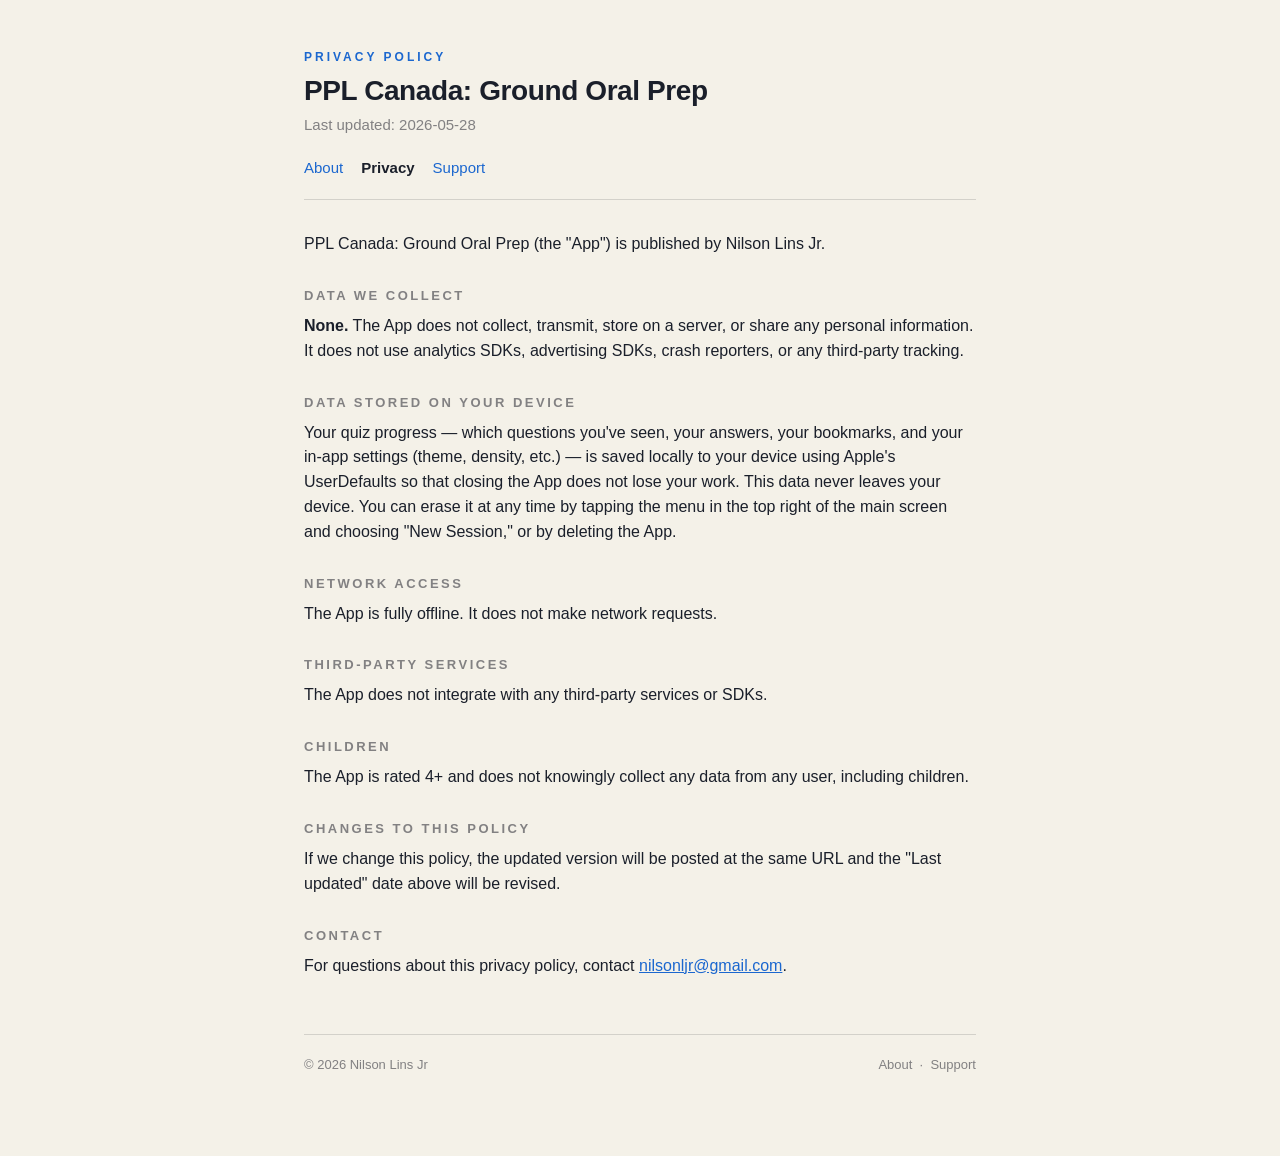
<file: docs/privacy.html>
<!doctype html>
<html lang="en">
<head>
  <meta charset="utf-8">
  <meta name="viewport" content="width=device-width, initial-scale=1">
  <title>Privacy Policy — PPL Canada: Ground Oral Prep</title>
  <meta name="description" content="Privacy policy for PPL Canada: Ground Oral Prep. No data is collected.">
  <link rel="stylesheet" href="style.css">
</head>
<body>
  <div class="wrap">
    <header class="site">
      <div class="eyebrow">PRIVACY POLICY</div>
      <h1>PPL Canada: Ground Oral Prep</h1>
      <p class="sub">Last updated: 2026-05-28</p>
      <nav class="site">
        <a href="index.html">About</a>
        <a href="privacy.html" aria-current="page">Privacy</a>
        <a href="support.html">Support</a>
      </nav>
    </header>

    <main>
      <p>PPL Canada: Ground Oral Prep (the "App") is published by Nilson Lins Jr.</p>

      <h2>Data we collect</h2>
      <p><strong>None.</strong> The App does not collect, transmit, store on a server, or share any personal information. It does not use analytics SDKs, advertising SDKs, crash reporters, or any third-party tracking.</p>

      <h2>Data stored on your device</h2>
      <p>Your quiz progress — which questions you've seen, your answers, your bookmarks, and your in-app settings (theme, density, etc.) — is saved locally to your device using Apple's UserDefaults so that closing the App does not lose your work. This data never leaves your device. You can erase it at any time by tapping the menu in the top right of the main screen and choosing "New Session," or by deleting the App.</p>

      <h2>Network access</h2>
      <p>The App is fully offline. It does not make network requests.</p>

      <h2>Third-party services</h2>
      <p>The App does not integrate with any third-party services or SDKs.</p>

      <h2>Children</h2>
      <p>The App is rated 4+ and does not knowingly collect any data from any user, including children.</p>

      <h2>Changes to this policy</h2>
      <p>If we change this policy, the updated version will be posted at the same URL and the "Last updated" date above will be revised.</p>

      <h2>Contact</h2>
      <p>For questions about this privacy policy, contact <a href="mailto:nilsonljr@gmail.com">nilsonljr@gmail.com</a>.</p>
    </main>

    <footer class="site">
      <div>© 2026 Nilson Lins Jr</div>
      <div>
        <a href="index.html">About</a> &nbsp;·&nbsp;
        <a href="support.html">Support</a>
      </div>
    </footer>
  </div>
</body>
</html>
</file>
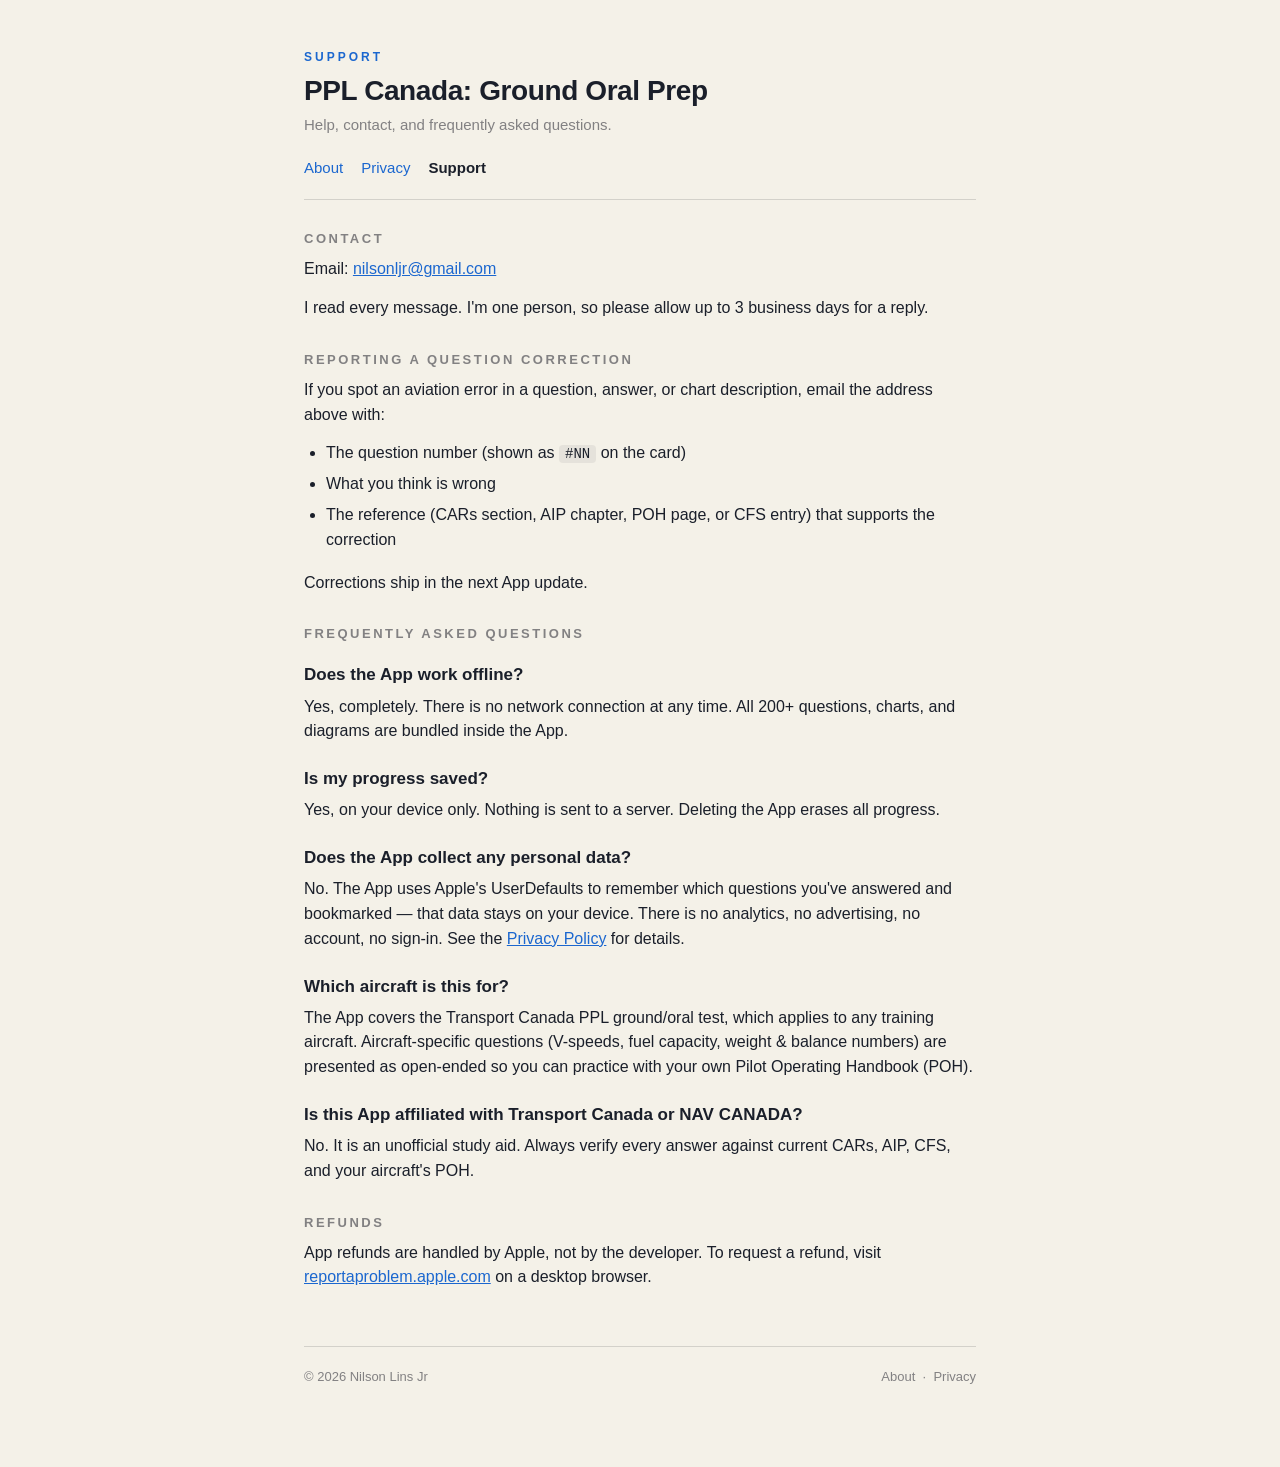
<file: docs/support.html>
<!doctype html>
<html lang="en">
<head>
  <meta charset="utf-8">
  <meta name="viewport" content="width=device-width, initial-scale=1">
  <title>Support — PPL Canada: Ground Oral Prep</title>
  <meta name="description" content="Support for PPL Canada: Ground Oral Prep. Contact, FAQ, and refund info.">
  <link rel="stylesheet" href="style.css">
</head>
<body>
  <div class="wrap">
    <header class="site">
      <div class="eyebrow">SUPPORT</div>
      <h1>PPL Canada: Ground Oral Prep</h1>
      <p class="sub">Help, contact, and frequently asked questions.</p>
      <nav class="site">
        <a href="index.html">About</a>
        <a href="privacy.html">Privacy</a>
        <a href="support.html" aria-current="page">Support</a>
      </nav>
    </header>

    <main>
      <h2>Contact</h2>
      <p>Email: <a href="mailto:nilsonljr@gmail.com">nilsonljr@gmail.com</a></p>
      <p>I read every message. I'm one person, so please allow up to 3 business days for a reply.</p>

      <h2>Reporting a question correction</h2>
      <p>If you spot an aviation error in a question, answer, or chart description, email the address above with:</p>
      <ul>
        <li>The question number (shown as <code>#NN</code> on the card)</li>
        <li>What you think is wrong</li>
        <li>The reference (CARs section, AIP chapter, POH page, or CFS entry) that supports the correction</li>
      </ul>
      <p>Corrections ship in the next App update.</p>

      <h2>Frequently asked questions</h2>

      <h3>Does the App work offline?</h3>
      <p>Yes, completely. There is no network connection at any time. All 200+ questions, charts, and diagrams are bundled inside the App.</p>

      <h3>Is my progress saved?</h3>
      <p>Yes, on your device only. Nothing is sent to a server. Deleting the App erases all progress.</p>

      <h3>Does the App collect any personal data?</h3>
      <p>No. The App uses Apple's UserDefaults to remember which questions you've answered and bookmarked — that data stays on your device. There is no analytics, no advertising, no account, no sign-in. See the <a href="privacy.html">Privacy Policy</a> for details.</p>

      <h3>Which aircraft is this for?</h3>
      <p>The App covers the Transport Canada PPL ground/oral test, which applies to any training aircraft. Aircraft-specific questions (V-speeds, fuel capacity, weight &amp; balance numbers) are presented as open-ended so you can practice with your own Pilot Operating Handbook (POH).</p>

      <h3>Is this App affiliated with Transport Canada or NAV CANADA?</h3>
      <p>No. It is an unofficial study aid. Always verify every answer against current CARs, AIP, CFS, and your aircraft's POH.</p>

      <h2>Refunds</h2>
      <p>App refunds are handled by Apple, not by the developer. To request a refund, visit <a href="https://reportaproblem.apple.com">reportaproblem.apple.com</a> on a desktop browser.</p>
    </main>

    <footer class="site">
      <div>© 2026 Nilson Lins Jr</div>
      <div>
        <a href="index.html">About</a> &nbsp;·&nbsp;
        <a href="privacy.html">Privacy</a>
      </div>
    </footer>
  </div>
</body>
</html>
</file>
<file: docs/style.css>
/* PPL Canada: Ground Oral Prep — site styles */
/* Pure CSS, no fonts loaded externally, no tracking, no JS. */

:root {
  --bg: #F4F1E8;
  --card: #FFFFFF;
  --ink: #1A1F2A;
  --ink-muted: rgba(60, 60, 67, 0.62);
  --tint: #1B67CF;
  --tint-pressed: #155AB8;
  --border: rgba(60, 60, 67, 0.18);
}

@media (prefers-color-scheme: dark) {
  :root {
    --bg: #0E1320;
    --card: #181F32;
    --ink: #ECEEF3;
    --ink-muted: #9AA2B5;
    --tint: #5198F0;
    --tint-pressed: #7AB3F5;
    --border: rgba(255, 255, 255, 0.10);
  }
}

* { box-sizing: border-box; }

html, body {
  margin: 0;
  padding: 0;
  background: var(--bg);
  color: var(--ink);
  font: 16px/1.55 -apple-system, BlinkMacSystemFont, "SF Pro Text", "Helvetica Neue", Arial, sans-serif;
  -webkit-text-size-adjust: 100%;
}

.wrap {
  max-width: 720px;
  margin: 0 auto;
  padding: 48px 24px 80px;
}

header.site {
  margin-bottom: 32px;
  padding-bottom: 20px;
  border-bottom: 1px solid var(--border);
}

header.site .eyebrow {
  font-size: 12px;
  letter-spacing: 3px;
  text-transform: uppercase;
  color: var(--tint);
  font-weight: 600;
  margin-bottom: 8px;
}

header.site h1 {
  font: 700 28px/1.15 -apple-system, BlinkMacSystemFont, "SF Pro Display", sans-serif;
  letter-spacing: -0.4px;
  margin: 0 0 6px;
  color: var(--ink);
}

header.site .sub {
  color: var(--ink-muted);
  font-size: 15px;
  margin: 0;
}

nav.site {
  margin: 20px 0 0;
  display: flex;
  gap: 18px;
  flex-wrap: wrap;
}

nav.site a {
  color: var(--tint);
  text-decoration: none;
  font-weight: 500;
  font-size: 15px;
}

nav.site a:hover { color: var(--tint-pressed); text-decoration: underline; }
nav.site a[aria-current="page"] {
  color: var(--ink);
  font-weight: 600;
}

main h2 {
  font: 600 13px/1 -apple-system, BlinkMacSystemFont, "SF Pro Text", sans-serif;
  letter-spacing: 2.5px;
  text-transform: uppercase;
  color: var(--ink-muted);
  margin: 32px 0 12px;
}

main h3 {
  font: 600 17px/1.3 -apple-system, BlinkMacSystemFont, "SF Pro Display", sans-serif;
  margin: 24px 0 8px;
  color: var(--ink);
}

main p, main li { color: var(--ink); }
main p { margin: 0 0 14px; }

main ul {
  margin: 0 0 18px;
  padding-left: 22px;
}
main li { margin: 0 0 6px; }

main a { color: var(--tint); text-decoration: underline; }
main a:hover { color: var(--tint-pressed); }

main code, main kbd {
  font-family: ui-monospace, "SF Mono", Menlo, monospace;
  font-size: 14px;
  background: rgba(60, 60, 67, 0.08);
  padding: 1px 6px;
  border-radius: 4px;
}

.note {
  background: var(--card);
  border: 1px solid var(--border);
  border-radius: 12px;
  padding: 16px 18px;
  margin: 16px 0;
  color: var(--ink-muted);
  font-size: 14px;
}

footer.site {
  margin-top: 56px;
  padding-top: 20px;
  border-top: 1px solid var(--border);
  color: var(--ink-muted);
  font-size: 13px;
  display: flex;
  justify-content: space-between;
  flex-wrap: wrap;
  gap: 8px;
}

footer.site a { color: var(--ink-muted); text-decoration: none; }
footer.site a:hover { color: var(--tint); }

@media (max-width: 480px) {
  .wrap { padding: 32px 18px 60px; }
  header.site h1 { font-size: 24px; }
}
</file>
